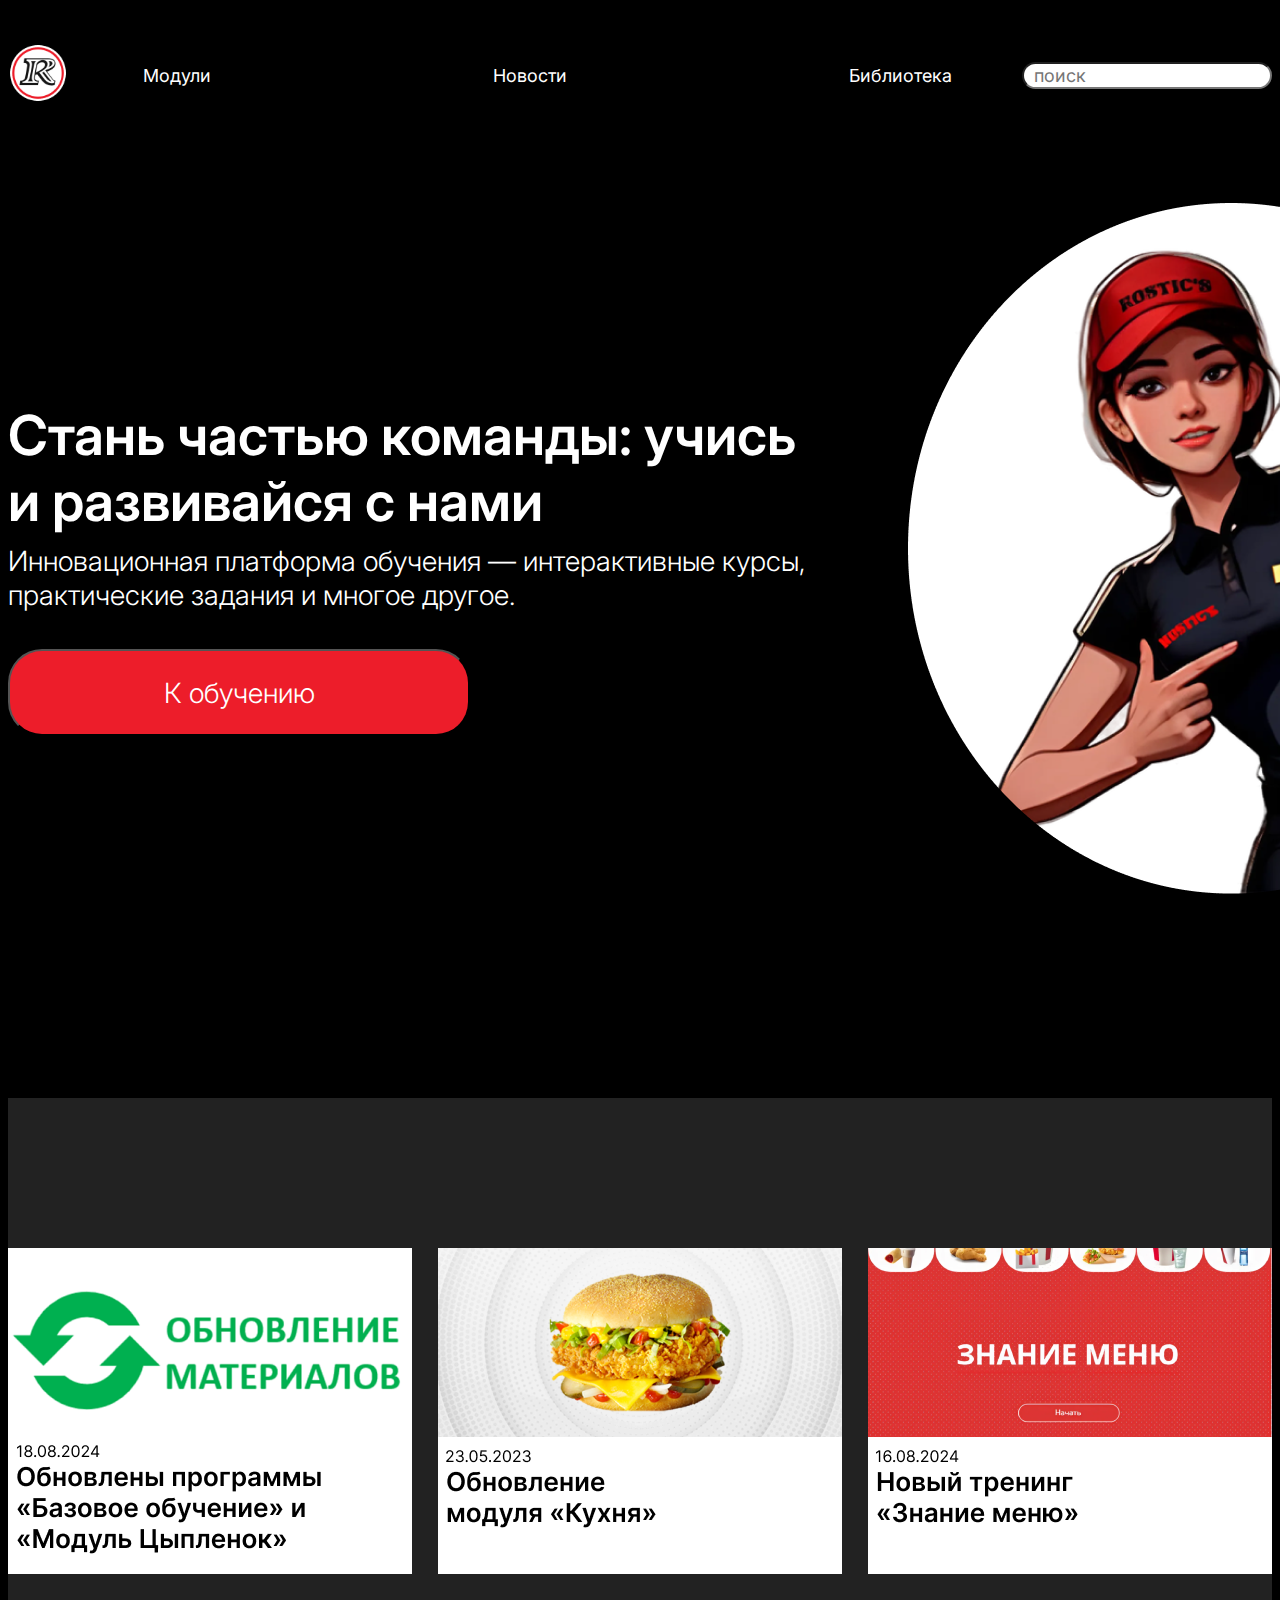
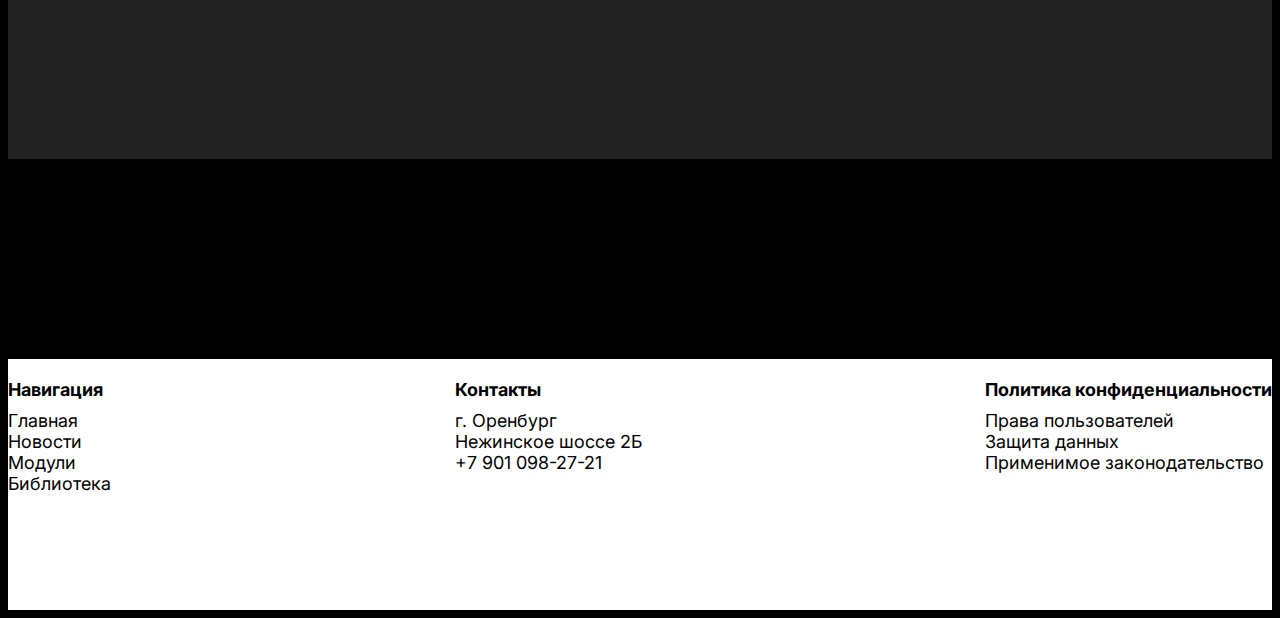
<file: 09/index.html>
<!DOCTYPE html>
<html lang="en">

<head>
    <meta charset="UTF-8">
    <meta name="viewport" content="width=device-width, initial-scale=1.0">
    <link rel="stylesheet" href="style.css">
    <link rel="preconnect" href="https://fonts.googleapis.com">
    <link rel="preconnect" href="https://fonts.gstatic.com" crossorigin>
    <link
        href="https://fonts.googleapis.com/css2?family=Inter:ital,opsz,wght@0,14..32,100..900;1,14..32,100..900&display=swap"
        rel="stylesheet">

</head>

<body>
    <header>
        <img src="./img/logo.png" alt="" width="60" height="60" class="img-in">
        <div class="navigation-header">
            <ul>
                <a href="./modul.html">
                    <li>Модули</li>
                </a>
                <a href="./index.html">
                    <li>Новости</li>
                </a>
                <a href="./biblioteka.html">
                    <li>Библиотека</li>
                </a>
            </ul>
        </div>
                <input type="search" name="text" class="search" placeholder="поиск">
    </header>
    <div class="block1">
        <div class="block1-1">
            <h1>Стань частью команды: учись и развивайся с нами</h1>
            <h4>Инновационная платформа обучения — интерактивные курсы, практические задания и многое другое.</h4>
            <a href="./modul.html"><button class="in-button">К обучению</button></a>
        </div>
        <div class="block1-2">
            <img src="./img/index_foto.png" alt="">
        </div>
    </div>
    <div class="block2" id="page2">
        <div class="block2c">
            <div class="block2b1">
                <div class="news1"><img src="./img/news1.png" alt=""></div>
                <div class="news2"><img src="./img/news2.png" alt=""></div>
                <div class="news3"><img src="./img/news3.png" alt=""></div>
            </div>
        </div>
    </div>
    <footer>
        <div class="foot-cont">
        <div class="nav-foot">
            <p class="foot-p">Навигация</p>
            <div class="nav1-foot">
                <a href="#"><p>Главная</p></a>
                <a href="#page2"><p>Новости</p></a>
                <a href="./modul.html"><p>Модули</p></a>
                <a href="./biblioteka.html"><p>Библиотека</p></a>
            </div>
        </div>
        <div class="nav-foot">
            <p class="foot-p">Контакты</p>
            <div class="nav1-foot">
                <p>г. Оренбург</p>
                <p>Нежинское шоссе 2Б</p>
                <p>+7 901 098-27-21</p>
            </div>
        </div>
        <div class="nav-foot">
            <p class="foot-p">Политика конфиденциальности</p>
            <div class="nav1-foot">
                <p>Права пользователей</p>
                <p>Защита данных</p>
                <p>Применимое законодательство</p>
            </div>
        </div>
    </div>
    </footer>
</body>

</html>
</file>
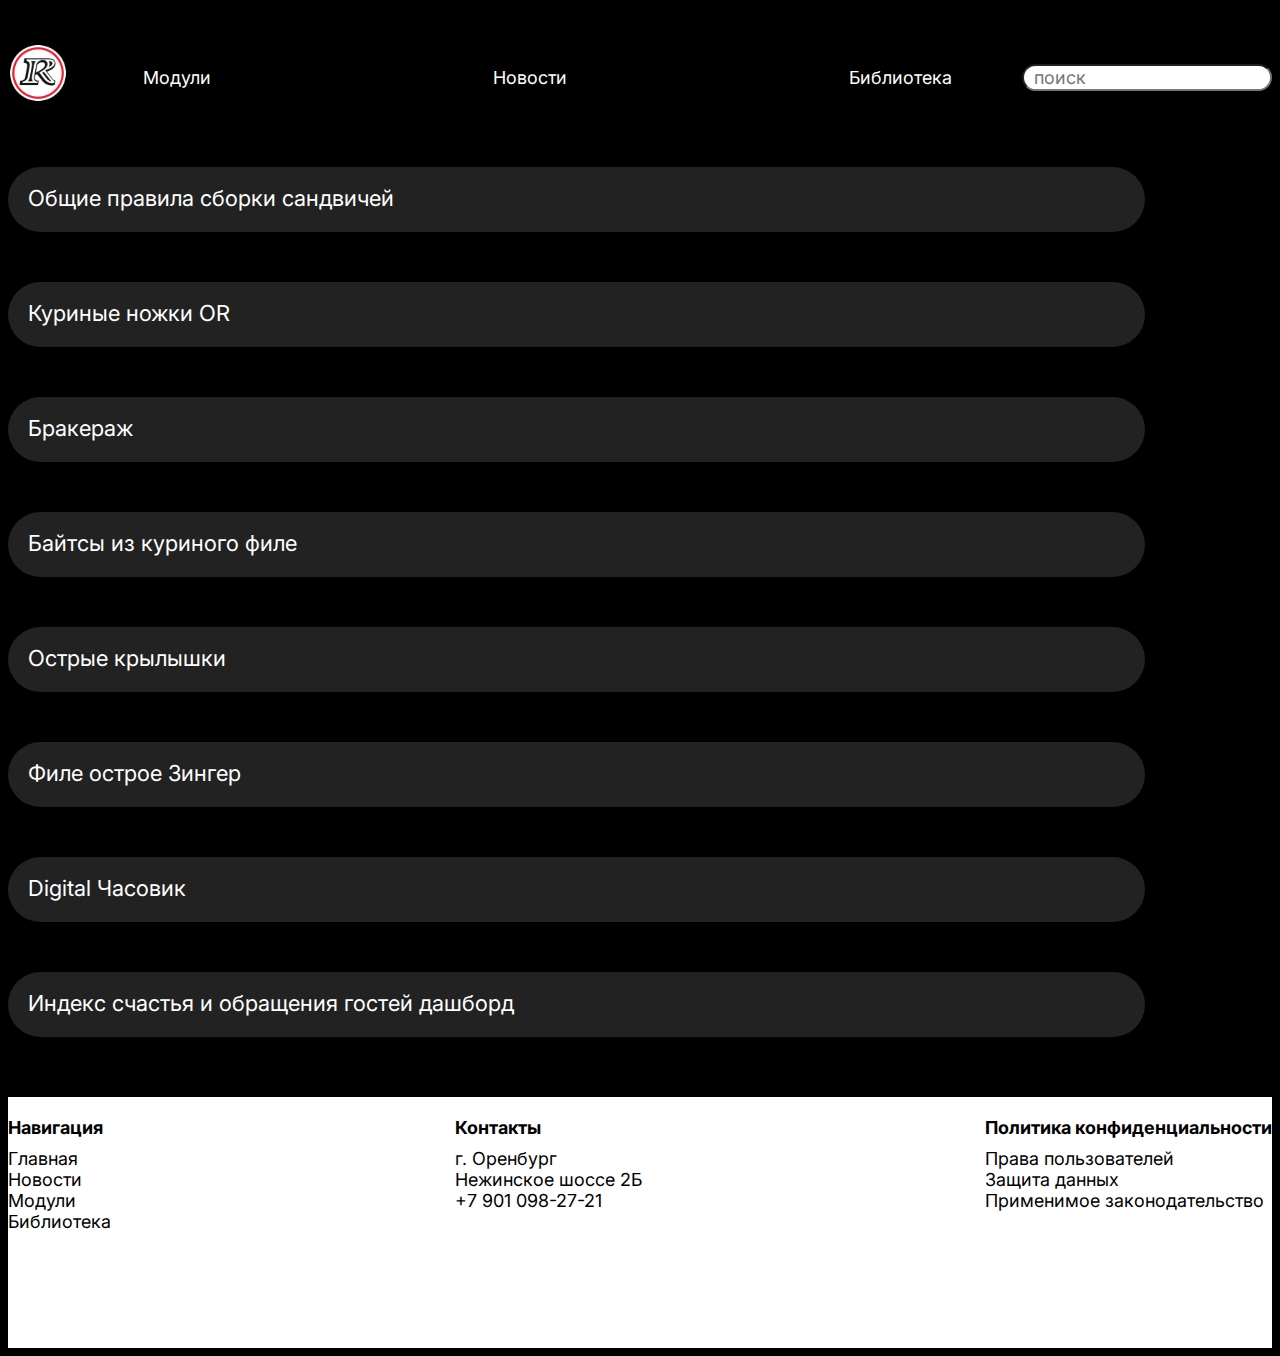
<file: 09/biblioteka.html>
<!DOCTYPE html>
<html lang="en">
    <head>
        <meta charset="UTF-8">
        <meta name="viewport" content="width=device-width, initial-scale=1.0">
        <link rel="stylesheet" href="style.css">
        <link rel="preconnect" href="https://fonts.googleapis.com">
        <link rel="preconnect" href="https://fonts.gstatic.com" crossorigin>
        <link
            href="https://fonts.googleapis.com/css2?family=Inter:ital,opsz,wght@0,14..32,100..900;1,14..32,100..900&display=swap"
            rel="stylesheet">
        <title>модули</title>
    </head>
<body>
    <header>
        <a href="./index.html"><img src="./img/logo.png" alt="" width="60" height="60" class="img-in"></a>
        <div class="navigation-header">
            <ul>
                <a href="./modul.html">
                    <li>Модули</li>
                </a>
                <a href="./index.html">
                    <li>Новости</li>
                </a>
                <a href="./biblioteka.html">
                    <li>Библиотека</li>
                </a>
            </ul>
        </div>
        <div class="search-block">
            <form>
                <input type="search" name="text" class="search" placeholder="поиск">
            </form>
        </div>
    </header>
    <div class="box3">
        <div class="bl">
            <p>Общие правила сборки сандвичей</p>
        </div>
        <div class="bl">
            <p>Куриные ножки OR</p>
        </div>
        <div class="bl">
            <p>Бракераж</p>
        </div>
        <div class="bl">
            <p>Байтсы из куриного филе</p>
        </div>
        <div class="bl">
            <p>Острые крылышки</p>
        </div>
        <div class="bl">
            <p>Филе острое Зингер</p>
        </div>
        <div class="bl">
            <p>Digital Часовик</p>
        </div>
        <div class="bl">
            <p>Индекс счастья и обращения гостей дашборд</p>
        </div>
    </div>
    <footer>
        <div class="foot-cont">
            <div class="nav-foot">
                <p class="foot-p">Навигация</p>
                <div class="nav1-foot">
                    <a href="./index.html">
                        <p>Главная</p>
                    </a>
                    <a href="./index.html">
                        <p>Новости</p>
                    </a>
                    <a href="./modul.html">
                        <p>Модули</p>
                    </a>
                    <a href="./biblioteka.html">
                        <p>Библиотека</p>
                    </a>
                </div>
            </div>
            <div class="nav-foot">
                <p class="foot-p">Контакты</p>
                <div class="nav1-foot">
                    <p>г. Оренбург</p>
                    <p>Нежинское шоссе 2Б</p>
                    <p>+7 901 098-27-21</p>
                </div>
            </div>
            <div class="nav-foot">
                <p class="foot-p">Политика конфиденциальности</p>
                <div class="nav1-foot">
                    <p>Права пользователей</p>
                    <p>Защита данных</p>
                    <p>Применимое законодательство</p>
                </div>
            </div>
        </div>
    </footer>
</body>
</html>
</file>
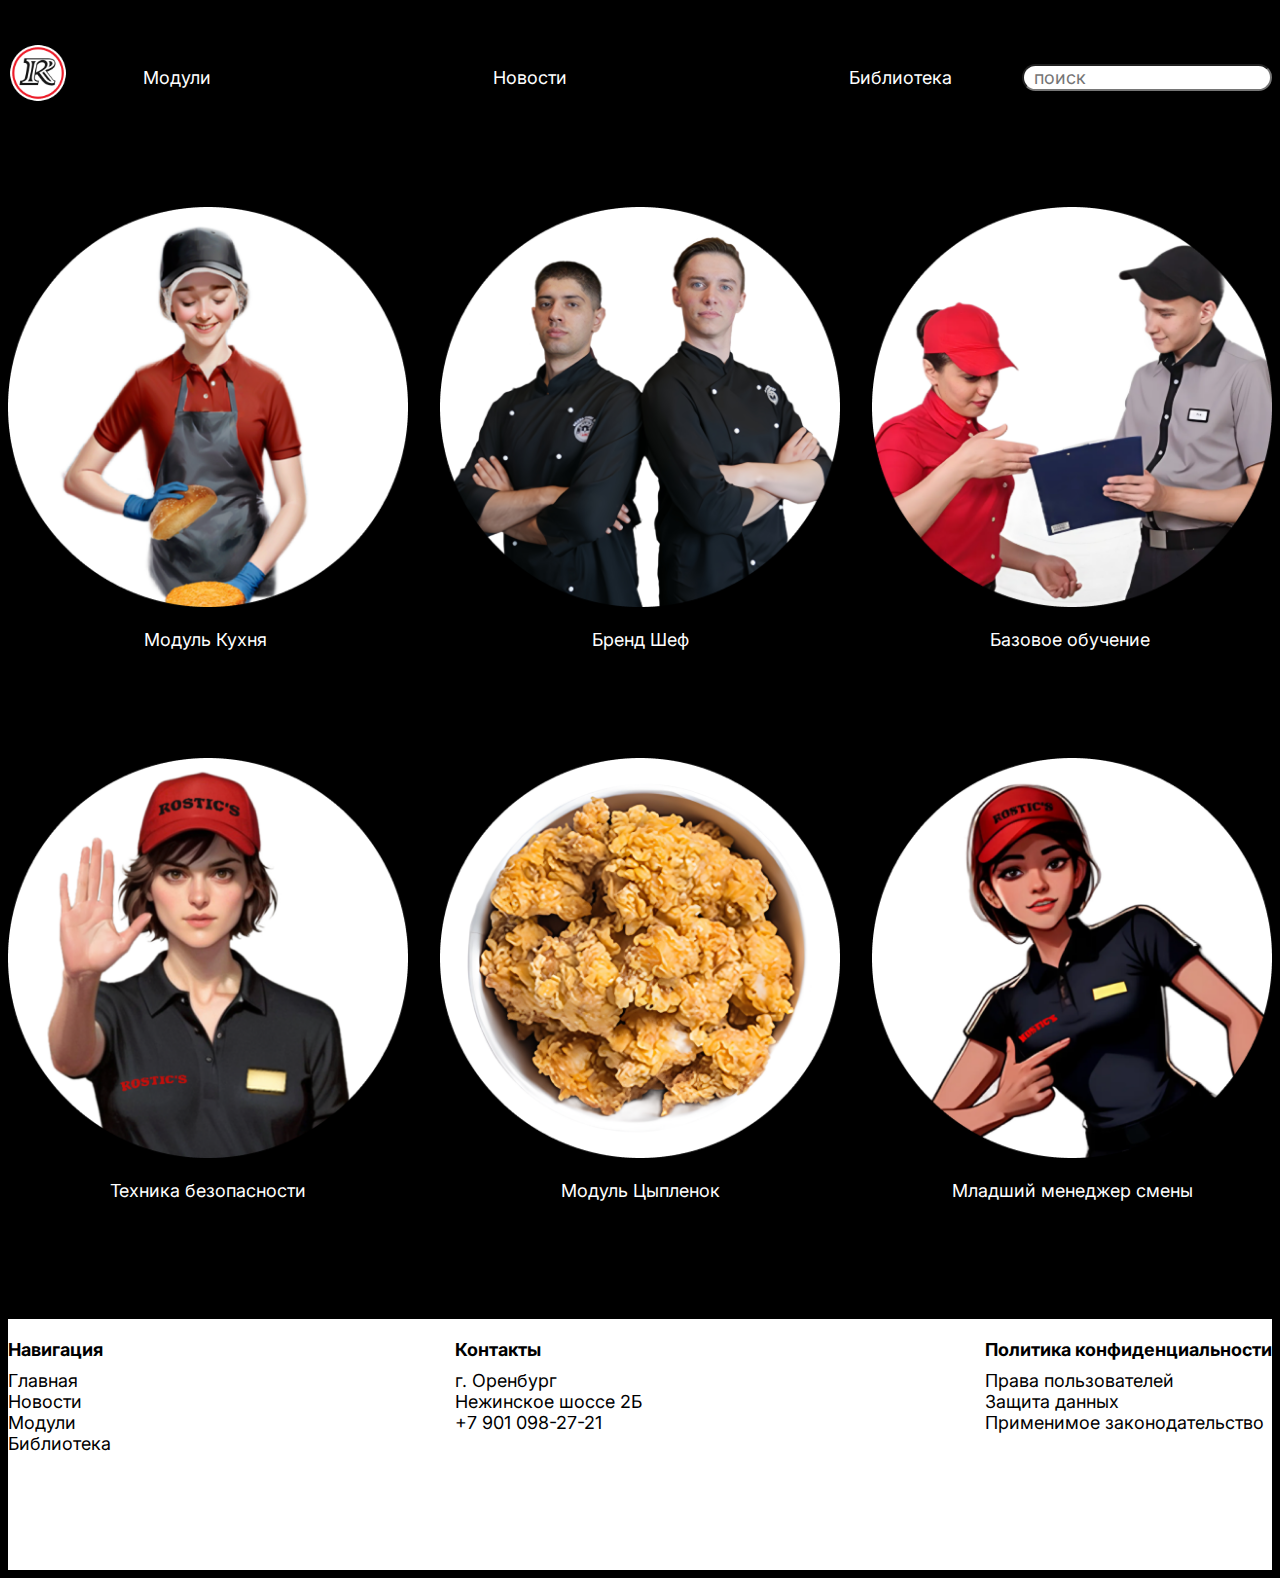
<file: 09/modul.html>
<!DOCTYPE html>
<html lang="en">

<head>
    <meta charset="UTF-8">
    <meta name="viewport" content="width=device-width, initial-scale=1.0">
    <link rel="stylesheet" href="style.css">
    <link rel="preconnect" href="https://fonts.googleapis.com">
    <link rel="preconnect" href="https://fonts.gstatic.com" crossorigin>
    <link
        href="https://fonts.googleapis.com/css2?family=Inter:ital,opsz,wght@0,14..32,100..900;1,14..32,100..900&display=swap"
        rel="stylesheet">
    <title>модули</title>
</head>

<body>
    <header>
        <a href="./index.html"><img src="./img/logo.png" alt="" width="60" height="60" class="img-in"></a>
        <div class="navigation-header">
            <ul>
                <a href="./modul.html">
                    <li>Модули</li>
                </a>
                <a href="./index.html">
                    <li>Новости</li>
                </a>
                <a href="./biblioteka.html">
                    <li>Библиотека</li>
                </a>
            </ul>
        </div>
        <div class="search-block">
            <form>
                <input type="search" name="text" class="search" placeholder="поиск">
            </form>
        </div>
    </header>
    <div class="modul">
        <div class="mod1">
            <a href="./moudul1.html"><img src="./img/2.png" alt="" width="400" height="400">
            <p>Модуль Кухня </p></a>
        </div>
        <div class="mod1">
            <img src="./img/1.png" alt="" width="400" height="400">
            <p>Бренд Шеф</p>
        </div>
        <div class="mod1">
            <img src="./img/3.png" alt="" width="400" height="400">
            <p>Базовое обучение </p>
        </div>
        <div class="mod1">
            <img src="./img/4.png" alt="" width="400" height="400">
            <p>Техника безопасности</p>
        </div>
        <div class="mod1">
            <img src="./img/5.png" alt="" width="400" height="400">
            <p>Модуль Цыпленок</p>
        </div>
        <div class="mod1">
            <img src="./img/6.png" alt="" width="400" height="400">
            <p>Младший менеджер смены</p>
        </div>
    </div>
    <footer>
        <div class="foot-cont">
            <div class="nav-foot">
                <p class="foot-p">Навигация</p>
                <div class="nav1-foot">
                    <a href="./index.html">
                        <p>Главная</p>
                    </a>
                    <a href="#page2">
                        <p>Новости</p>
                    </a>
                    <a href="./index.html">
                        <p>Модули</p>
                    </a>
                    <a href="./biblioteka.html">
                        <p>Библиотека</p>
                    </a>
                </div>
            </div>
            <div class="nav-foot">
                <p class="foot-p">Контакты</p>
                <div class="nav1-foot">
                    <p>г. Оренбург</p>
                    <p>Нежинское шоссе 2Б</p>
                    <p>+7 901 098-27-21</p>
                </div>
            </div>
            <div class="nav-foot">
                <p class="foot-p">Политика конфиденциальности</p>
                <div class="nav1-foot">
                    <p>Права пользователей</p>
                    <p>Защита данных</p>
                    <p>Применимое законодательство</p>
                </div>
            </div>
        </div>
    </footer>

</body>

</html>
</file>
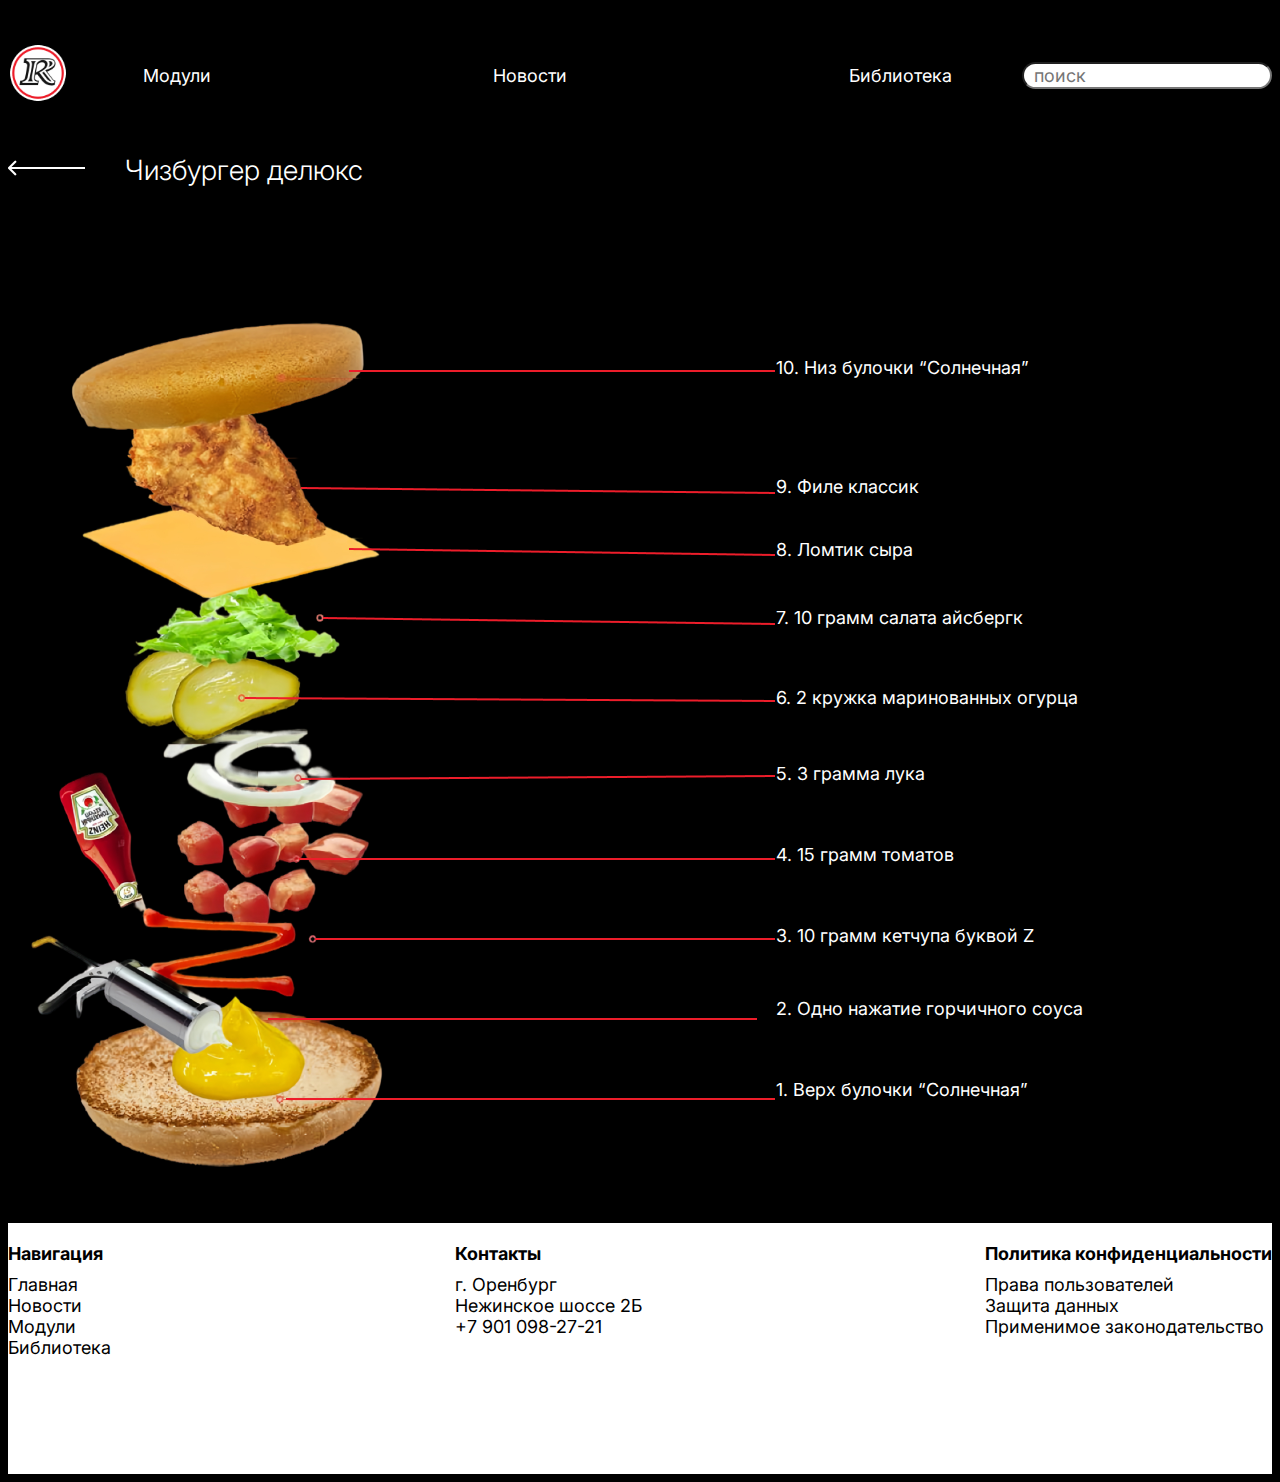
<file: 09/modul1-1.html>
<!DOCTYPE html>
<html lang="en">

<head>
    <meta charset="UTF-8">
    <meta name="viewport" content="width=device-width, initial-scale=1.0">
    <link rel="stylesheet" href="style.css">
    <link rel="preconnect" href="https://fonts.googleapis.com">
    <link rel="preconnect" href="https://fonts.gstatic.com" crossorigin>
    <link
        href="https://fonts.googleapis.com/css2?family=Inter:ital,opsz,wght@0,14..32,100..900;1,14..32,100..900&display=swap"
        rel="stylesheet">
</head>

<body>
    <header>
        <img src="./img/logo.png" alt="" width="60" height="60" class="img-in">
        <div class="navigation-header">
            <ul>
                <a href="./modul.html">
                    <li>Модули</li>
                </a>
                <a href="./index.html">
                    <li>Новости</li>
                </a>
                <a href="./biblioteka.html">
                    <li>Библиотека</li>
                </a>
            </ul>
        </div>
        <input type="search" name="text" class="search" placeholder="поиск">
    </header>
    <div class="box1">
        <a href="./moudul1.html"><img src="./img/Arrow 1.png" alt=""></a>
        <h4>Чизбургер делюкс</h4>
    </div>
    <div class="box2">
        <img src="./img/c.png" alt="">
        <div class="text">
            <p class="t1">10. Низ булочки “Солнечная”</p>
            <p class="t2">9. Филе классик</p>
            <p class="t3">8. Ломтик сыра</p>
            <p class="t4">7. 10 грамм салата айсбергк</p>
            <p class="t5">6. 2 кружка маринованных огурца</p>
            <p class="t6">5. 3 грамма лука</p>
            <p class="t7">4. 15 грамм томатов</p>
            <p class="t8">3. 10 грамм кетчупа буквой Z</p>
            <p class="t9">2. Одно нажатие горчичного соуса</p>
            <p class="t10">1. Верх булочки “Солнечная”</p>
        </div>
    </div>
    <footer>
        <div class="foot-cont">
            <div class="nav-foot">
                <p class="foot-p">Навигация</p>
                <div class="nav1-foot">
                    <a href="#">
                        <p>Главная</p>
                    </a>
                    <a href="#page2">
                        <p>Новости</p>
                    </a>
                    <a href="./modul.html">
                        <p>Модули</p>
                    </a>
                    <a href="./biblioteka.html">
                        <p>Библиотека</p>
                    </a>
                </div>
            </div>
            <div class="nav-foot">
                <p class="foot-p">Контакты</p>
                <div class="nav1-foot">
                    <p>г. Оренбург</p>
                    <p>Нежинское шоссе 2Б</p>
                    <p>+7 901 098-27-21</p>
                </div>
            </div>
            <div class="nav-foot">
                <p class="foot-p">Политика конфиденциальности</p>
                <div class="nav1-foot">
                    <p>Права пользователей</p>
                    <p>Защита данных</p>
                    <p>Применимое законодательство</p>
                </div>
            </div>
        </div>
    </footer>

</body>

</html>
</file>
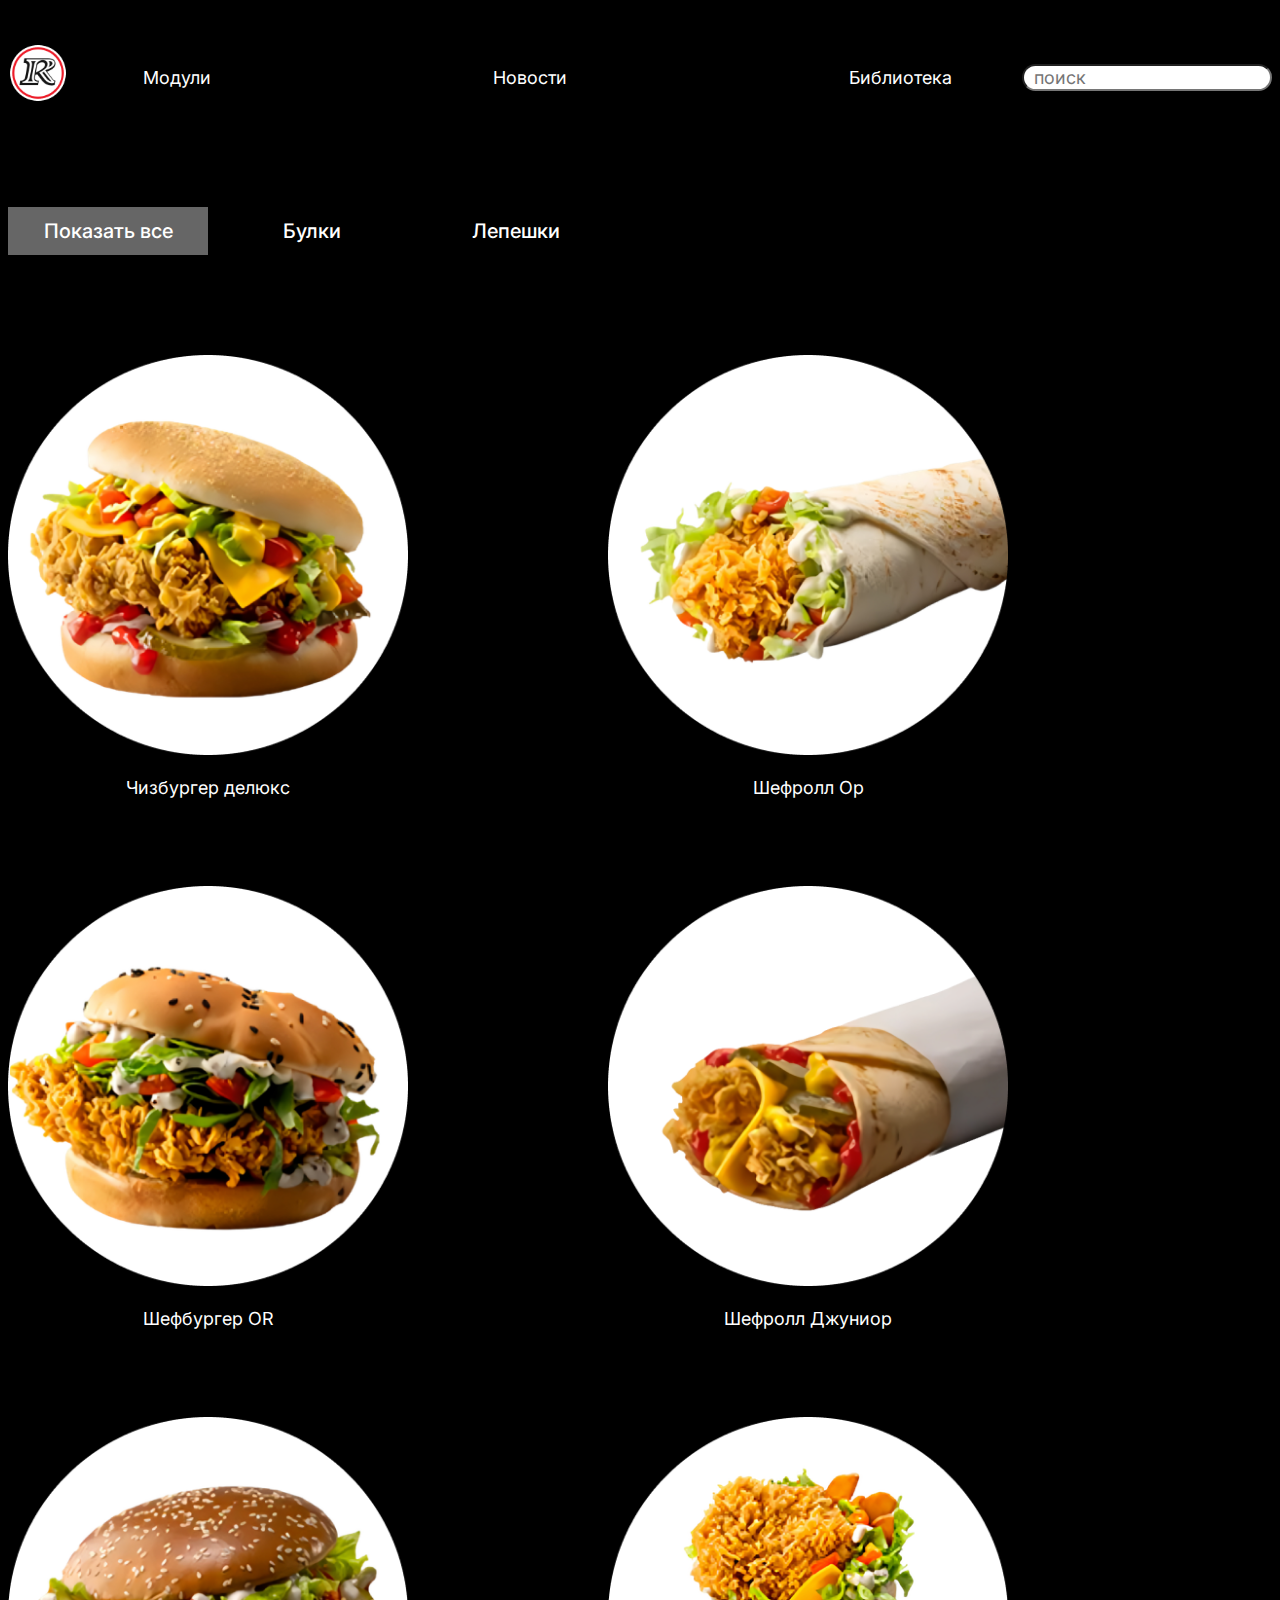
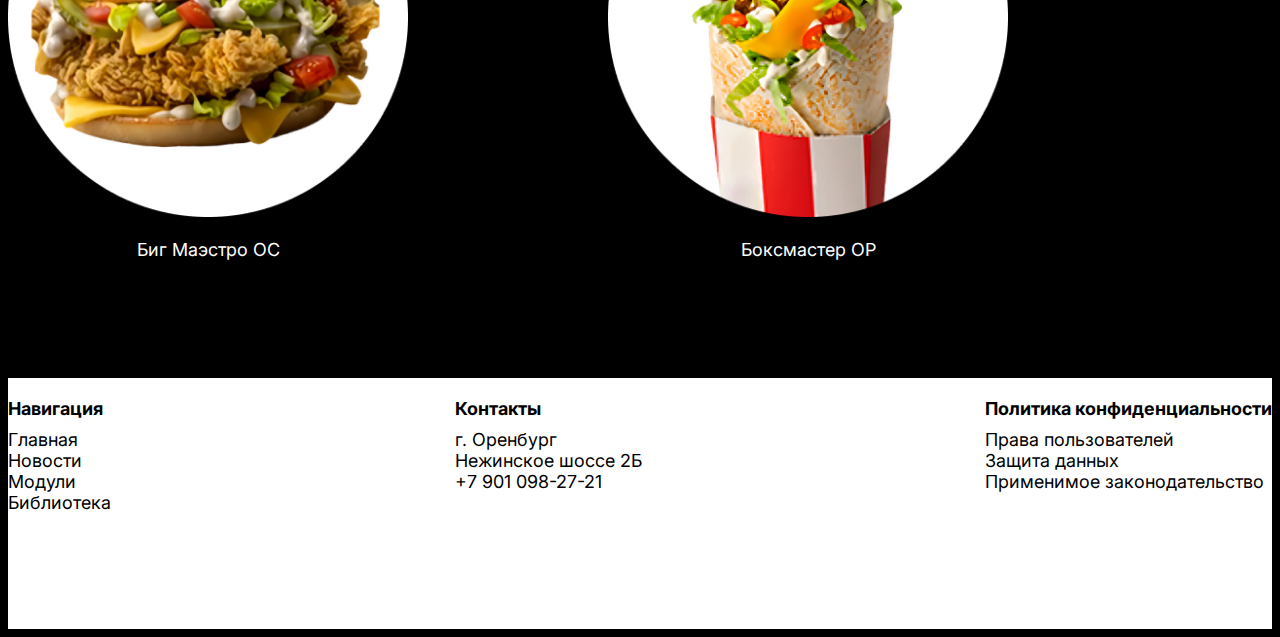
<file: 09/moudul1.html>
<!DOCTYPE html>
<html lang="en">

<head>
    <meta charset="UTF-8">
    <meta name="viewport" content="width=device-width, initial-scale=1.0">
    <link rel="stylesheet" href="style.css">
    <link rel="preconnect" href="https://fonts.googleapis.com">
    <link rel="preconnect" href="https://fonts.gstatic.com" crossorigin>
    <link
        href="https://fonts.googleapis.com/css2?family=Inter:ital,opsz,wght@0,14..32,100..900;1,14..32,100..900&display=swap"
        rel="stylesheet">
    <title>Кухня</title>
</head>
<style>
    .filterDiv {
        float: left;
        color: #ffffff;
        text-align: center;
        display: none;
    }

    .show {
        display: block;
    }

    .container {
        overflow: hidden;
        display: flex;
        margin: 0 auto;
        max-width: 1600px;
        flex-wrap: wrap;
        gap: 70px 200px;
        padding-top: 100px;
        padding-bottom: 100px;
    }

    .btn {
        border: none;
        outline: none;
        padding: 12px 16px;
        background-color: #000000;
        font-size: 20px;
        color: #ffff;
        font-weight: 500;
        font-family: "Inter", sans-serif;
        width: 200px;
        margin-top: 0;
        cursor: pointer;
    }

    .btn:hover {
        background-color: #ED1D2A;
    }

    .btn.active {
        background-color: #666;
        color: white;
    }
</style>

<body>
    <header>
        <a href="./index.html"><img src="./img/logo.png" alt="" width="60" height="60" class="img-in"></a>
        <div class="navigation-header">
            <ul>
                <a href="./modul.html">
                    <li>Модули</li>
                </a>
                <a href="./modul.html">
                    <li>Новости</li>
                </a>
                <a href="./biblioteka.html">
                    <li>Библиотека</li>
                </a>
            </ul>
        </div>
        <div class="search-block">
            <form>
                <input type="search" name="text" class="search" placeholder="поиск">
            </form>
        </div>
    </header>
    <div class="block-mod">
    <div id="myBtnContainer">
        <button class="btn active" onclick="filterSelection('all')"> Показать все</button>
        <button class="btn" onclick="filterSelection('bul')"> Булки</button>
        <button class="btn" onclick="filterSelection('lep')"> Лепешки</button>
    </div>
    <div class="container">
        <div class="filterDiv bul">
            <a href="./modul1-1.html"><img src="./img/b1.png" alt="" width="400" height="400">
                <p>Чизбургер делюкс</p></a>
        </div>
        <div class="filterDiv lep">
            <a href=""><img src="./img/l1.png" alt="" width="400" height="400">
                <p>Шефролл Ор</p></a>
        </div>
        <div class="filterDiv bul">
            <a href=""><img src="./img/b2.png" alt="" width="400" height="400">
                <p>Шефбургер OR</p></a>
        </div>
        <div class="filterDiv lep">
            <a href=""><img src="./img/l2.png" alt="" width="400" height="400">
                <p>Шефролл Джуниор</p></a>
        </div>
        <div class="filterDiv bul">
            <a href=""><img src="./img/b3.png" alt="" width="400" height="400">
                <p>Биг Маэстро ОС</p></a>
        </div>
        <div class="filterDiv lep">
            <a href=""><img src="./img/l3.png" alt="" width="400" height="400">
                <p>Боксмастер ОР</p></a>
        </div>
    </div>
</div>
    <footer>
        <div class="foot-cont">
            <div class="nav-foot">
                <p class="foot-p">Навигация</p>
                <div class="nav1-foot">
                    <a href="./index.html">
                        <p>Главная</p>
                    </a>
                    <a href="#page2">
                        <p>Новости</p>
                    </a>
                    <a href="./modul.html">
                        <p>Модули</p>
                    </a>
                    <a href="./biblioteka.html">
                        <p>Библиотека</p>
                    </a>
                </div>
            </div>
            <div class="nav-foot">
                <p class="foot-p">Контакты</p>
                <div class="nav1-foot">
                    <p>г. Оренбург</p>
                    <p>Нежинское шоссе 2Б</p>
                    <p>+7 901 098-27-21</p>
                </div>
            </div>
            <div class="nav-foot">
                <p class="foot-p">Политика конфиденциальности</p>
                <div class="nav1-foot">
                    <p>Права пользователей</p>
                    <p>Защита данных</p>
                    <p>Применимое законодательство</p>
                </div>
            </div>
        </div>
    </footer>
    <script>
        filterSelection("all")
        function filterSelection(c) {
            var x, i;
            x = document.getElementsByClassName("filterDiv");
            if (c == "all") c = "";
            for (i = 0; i < x.length; i++) {
                w3RemoveClass(x[i], "show");
                if (x[i].className.indexOf(c) > -1) w3AddClass(x[i], "show");
            }
        }

        function w3AddClass(element, name) {
            var i, arr1, arr2;
            arr1 = element.className.split(" ");
            arr2 = name.split(" ");
            for (i = 0; i < arr2.length; i++) {
                if (arr1.indexOf(arr2[i]) == -1) { element.className += " " + arr2[i]; }
            }
        }

        function w3RemoveClass(element, name) {
            var i, arr1, arr2;
            arr1 = element.className.split(" ");
            arr2 = name.split(" ");
            for (i = 0; i < arr2.length; i++) {
                while (arr1.indexOf(arr2[i]) > -1) {
                    arr1.splice(arr1.indexOf(arr2[i]), 1);
                }
            }
            element.className = arr1.join(" ");
        }

        // Добавьте активный класс к текущей кнопке (выделите его)
        var btnContainer = document.getElementById("myBtnContainer");
        var btns = btnContainer.getElementsByClassName("btn");
        for (var i = 0; i < btns.length; i++) {
            btns[i].addEventListener("click", function () {
                var current = document.getElementsByClassName("active");
                current[0].className = current[0].className.replace(" active", "");
                this.className += " active";
            });
        }
    </script>
</body>

</html>
</file>
<file: 09/style.css>
@import url('https://fonts.googleapis.com/css2?family=Inter:ital,opsz,wght@0,14..32,100..900;1,14..32,100..900&display=swap');
body {
    background-color: #000000;
}
ul {
    display: flex;
    margin: 0 auto;
    margin-top: 40px;
    justify-content: space-between;
    width: 809px;
    margin-right: 35px;
}
footer ul {
    display: block;
    margin: 0 auto;
    justify-content: space-between;
}
.foot-p {
    font-size: 18px;
    color: #000000;
    font-weight: 700;
    text-decoration: none;
    list-style-type: none;
    font-family: "Inter", sans-serif;
    margin-bottom: 10px;
}
.img-in {
    margin-top: 35px;
}
header {
    display: flex;
    margin: 0 auto;
    justify-content: space-between;
    align-items: center;
    max-width: 1600px;
}
footer p {
    font-size: 18px;
    color: #000000;
    font-weight: 400;
    text-decoration: none;
    list-style-type: none;
    font-family: "Inter", sans-serif;
    margin: 0;
}
a, p {
    font-size: 18px;
    color: #ffff;
    font-weight: 400;
    text-decoration: none;
    list-style-type: none;
    font-family: "Inter", sans-serif;
}
h1 {
    font-size: 55px;
    color: #ffff;
    font-weight: 600;
    font-family: "Inter", sans-serif;
    width: 800px;
    margin-bottom: 10px;
}
input {
    margin-top: 40px;
    width: 250px;
    height: 27px;
    border-radius: 50px;
    font-size: 18px;
    font-weight: 400;
    font-family: "Inter", sans-serif;
    padding-left: 10px;
}
.text {
    display: block;
}
.t2 {
    margin-top: 98px;
}
.t1 {
    margin-top: 83px;
}
.t4 {
    margin-top: 47px;
}
.t3 {
    margin-top: 42px;
}
.t5 {
    margin-top: 59px;
}
.t6 {
    margin-top: 55px;
}
.t7 {
    margin-top: 60px;
}
.t8 {
    margin-top: 60px;
}
.t9 {
    margin-top: 52px;
}
.t10 {
    margin-top: 60px;
}
.box1 {
    display: flex;
    margin: 0 auto;
    max-width: 1600px;
    margin-top: 50px;
}
.bl {
    width: 1137px;
    height: 65px;
    border-radius: 60px;
    background-color: #222222;
    margin-bottom: 50px;
}
.bl p {
    font-size: 22px;
    color: #ffff;
    font-weight: 400;
    text-decoration: none;
    list-style-type: none;
    font-family: "Inter", sans-serif;
    padding: 18px 0 0 20px;
}
.box3 {
    display: block;
    margin: 0 auto;
    max-width: 1600px;
    margin-top: 60px;
    margin-bottom: 60px;
    justify-content: space-between;
    
}
.box2 {
    display: flex;
    margin: 0 auto;
    max-width: 1600px;
    margin-top: 50px;
}
.box1 img {
    margin-right: 40px;
    margin-top: 7px;
}
h4 {
    font-size: 28px;
    color: #ffff;
    font-weight: 300;
    font-family: "Inter", sans-serif;
    width: 800px;
    margin-top: 0;
}
.block1-1 {
    width: 800px;
    margin-right: 100px;
}
.block1 {
    display: flex;
    margin: 0 auto;
    max-width: 1600px;
    align-items: center;
    margin-top: 100px;
}
.in-button {
    background-color: #ED1D2A;
    font-size: 28px;
    color: #ffff;
    font-weight: 300;
    font-family: "Inter", sans-serif;
    width: 462px;
    height: 87px;
    border-radius: 34px;
    margin-top: 0;
}
.block-mod {
    display: block;
    margin: 0 auto;
    justify-content: space-between;
    align-items: center;
    max-width: 1600px;
    margin-top: 100px;
}
.in-button:link,
.in-button:visited {
    text-transform: uppercase;
    text-decoration: none;
    padding: 15px 40px;
    display: inline-block;
    border-radius: 100px;
    transition: all .2s;
    position: absolute;
}

.in-button:hover {
    transform: translateY(-3px);
    box-shadow: 0 10px 20px #ED1D2A;
}

.in-button:active {
    transform: translateY(-1px);
    box-shadow: 0 5px 10px #ED1D2A;
}
.block2 {
    background-color: #222222;
    width: 100%;
    height: 661px;
    margin-top: 200px;
    margin-bottom: 200px;
}
.block2b1 {
    display: flex;
    max-width: 1600px;
    margin: 0 auto;
    justify-content: space-between;
    align-items: center;
    padding-top: 150px;
}
footer {
    width: 100%;
    background-color: #ffff;
    height: 251px;

}
.foot-cont {
    display: flex;
    max-width: 1600px;
    justify-content: space-between;
    margin: 0 auto;
    padding-top: 20px;
}
.mod1 {
    display: block;
    text-align: center;
}
.modul {
    display: flex;
    margin: 0 auto;
    max-width: 1550px;
    justify-content: space-between;
    align-items: center;
    flex-wrap: wrap;
    gap: 90px 10px;
    margin-top: 100px;
    margin-bottom: 100px;
}
</file>
